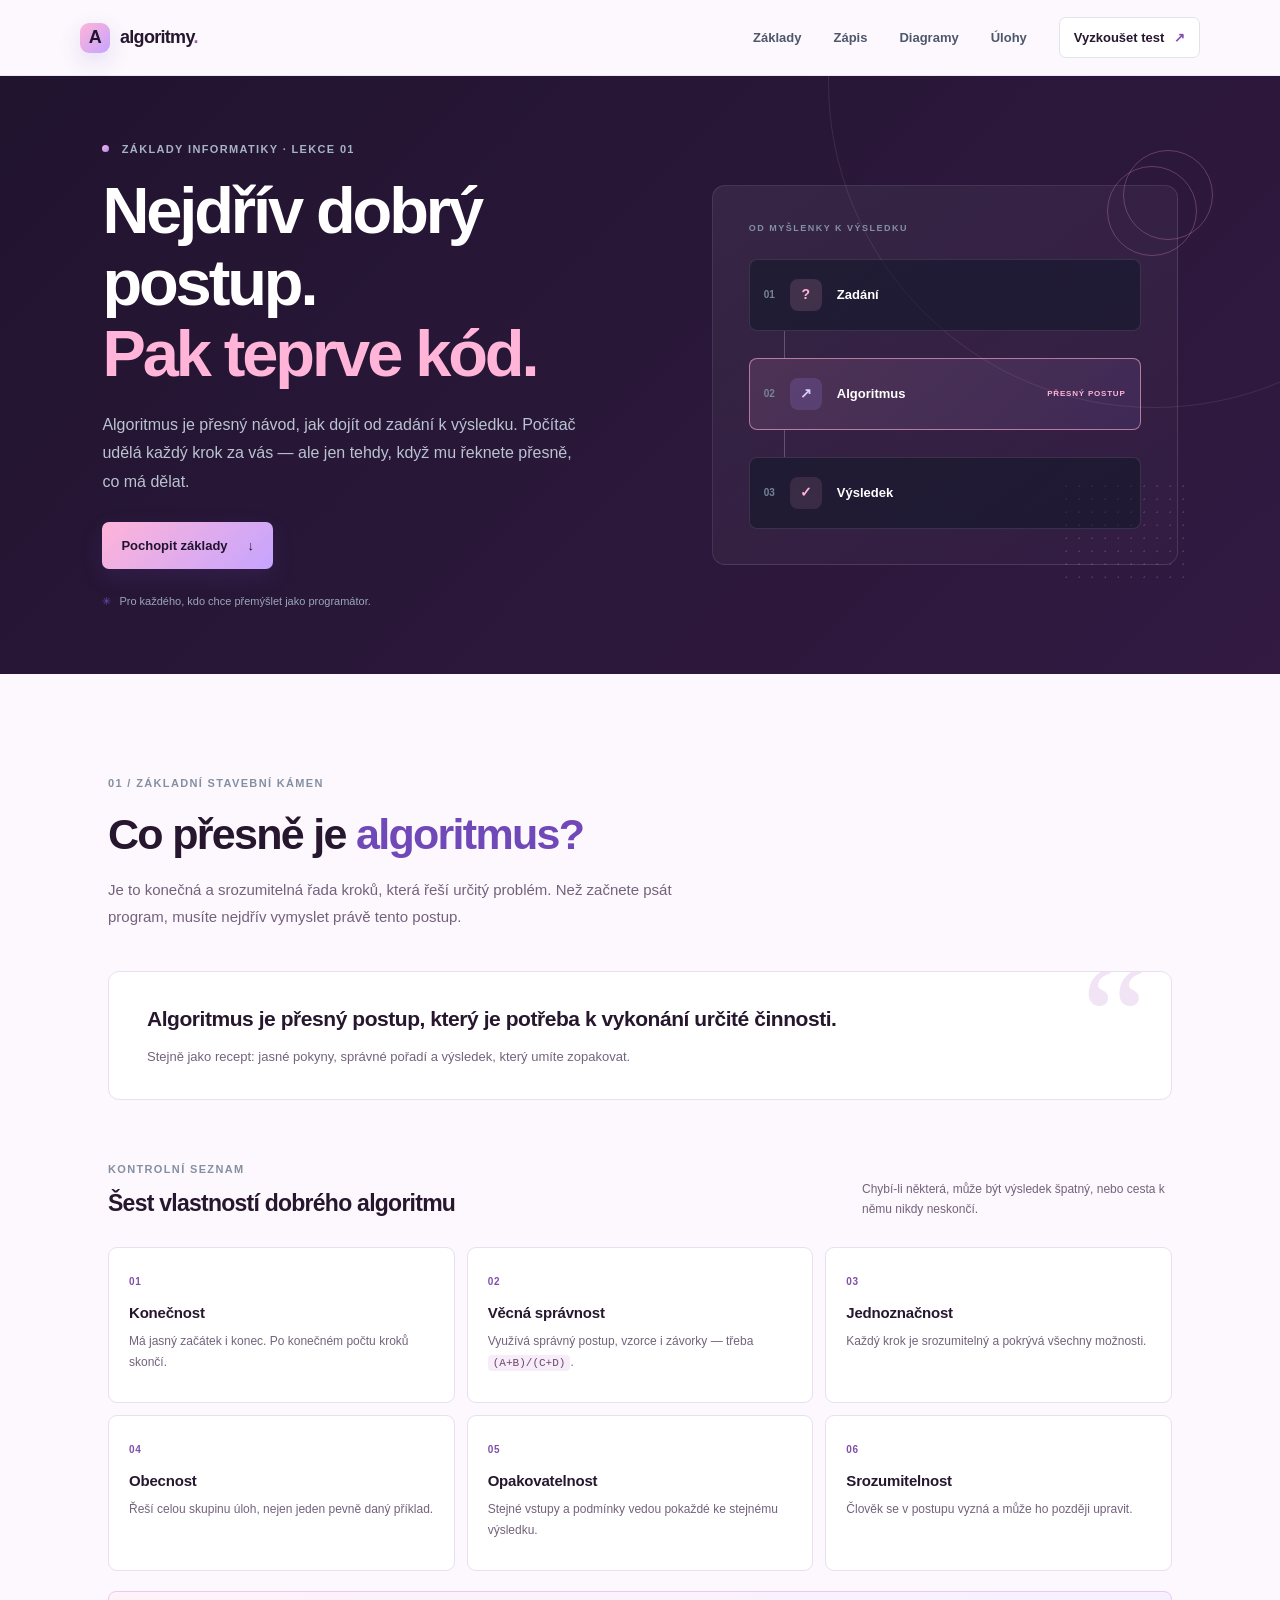
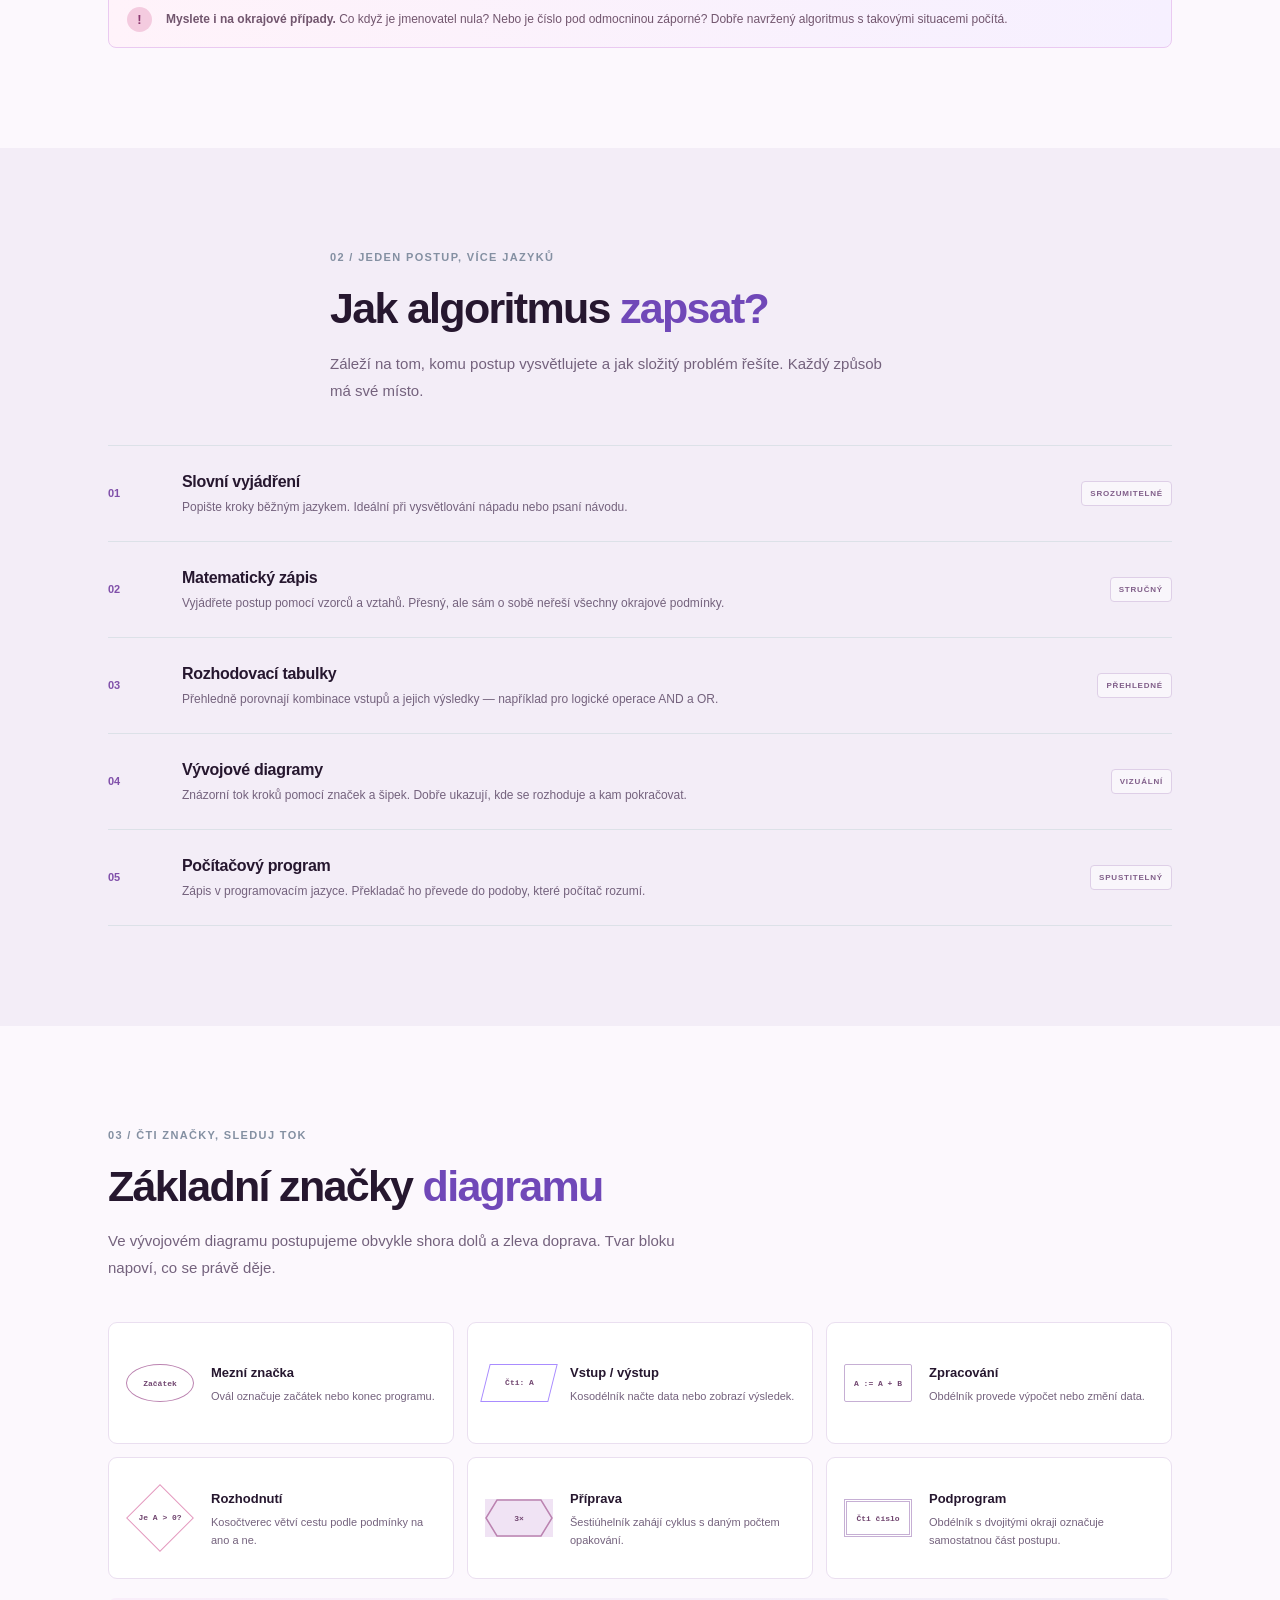
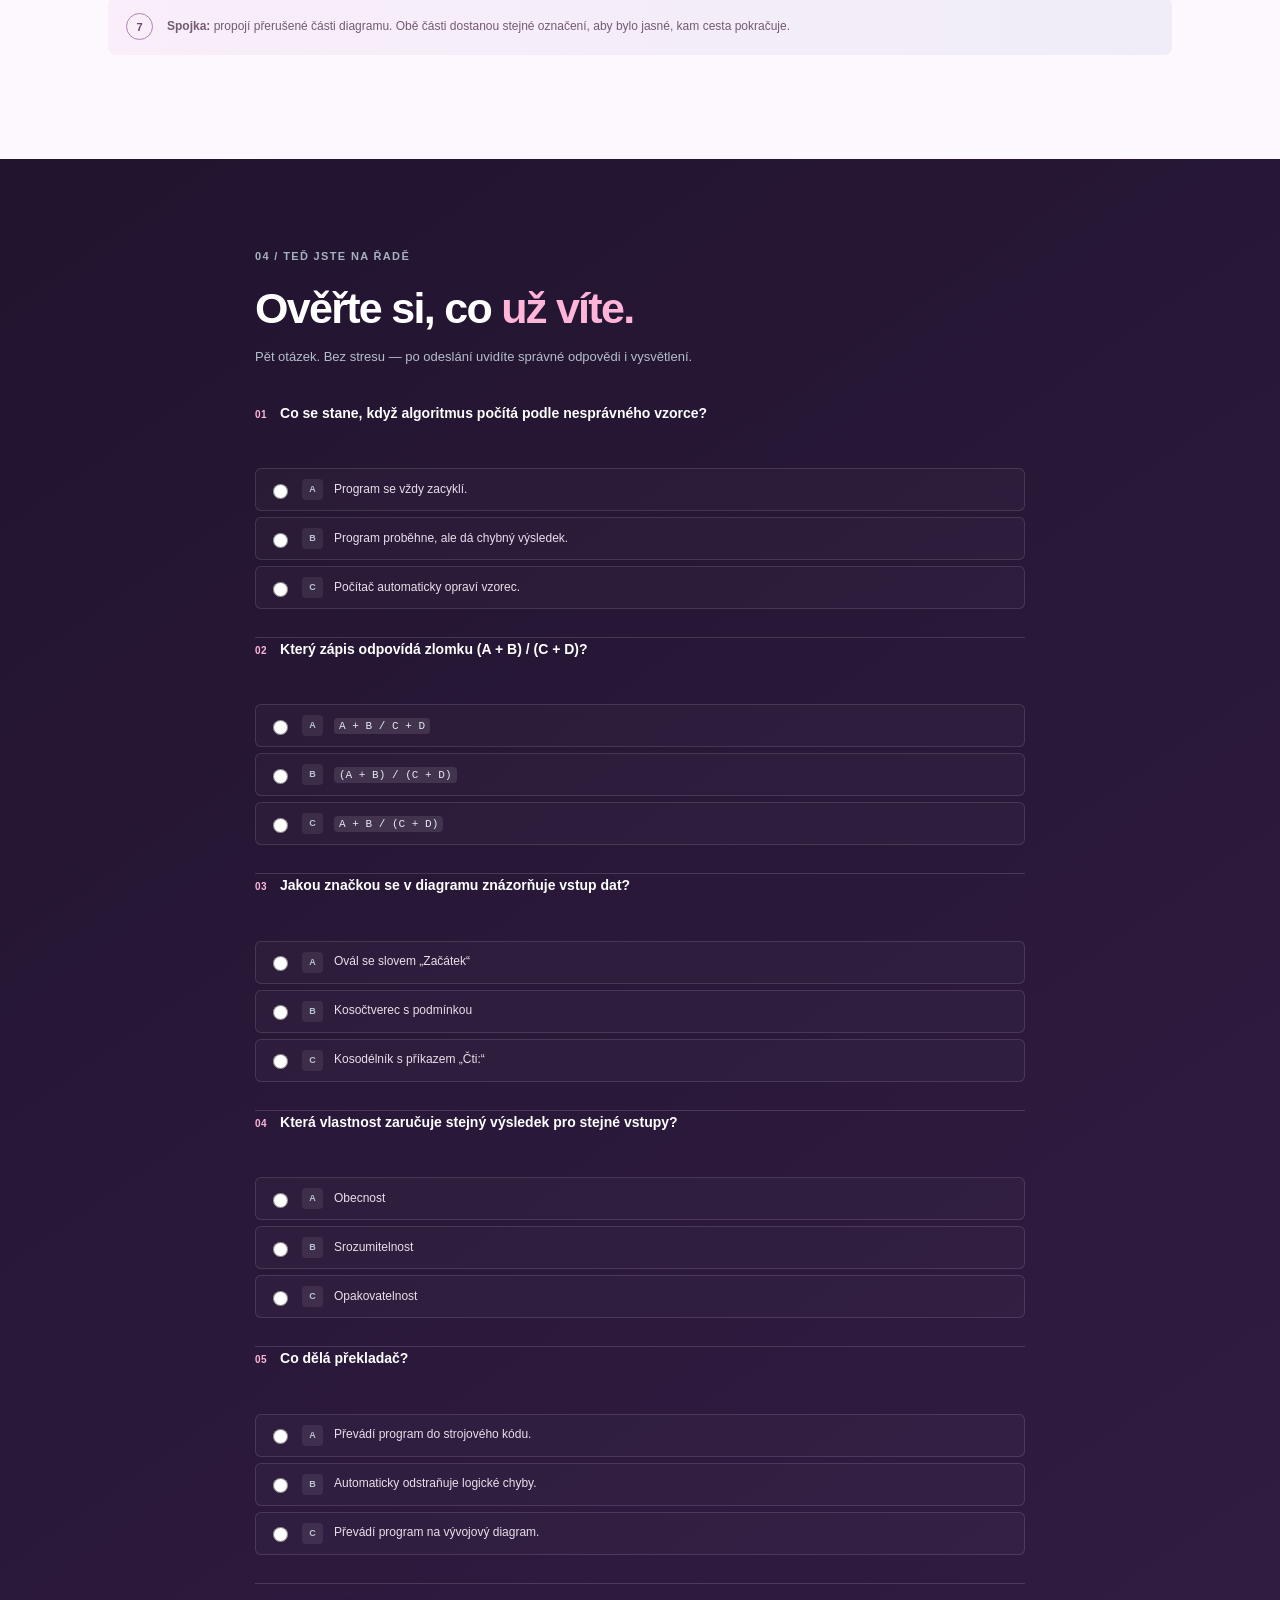
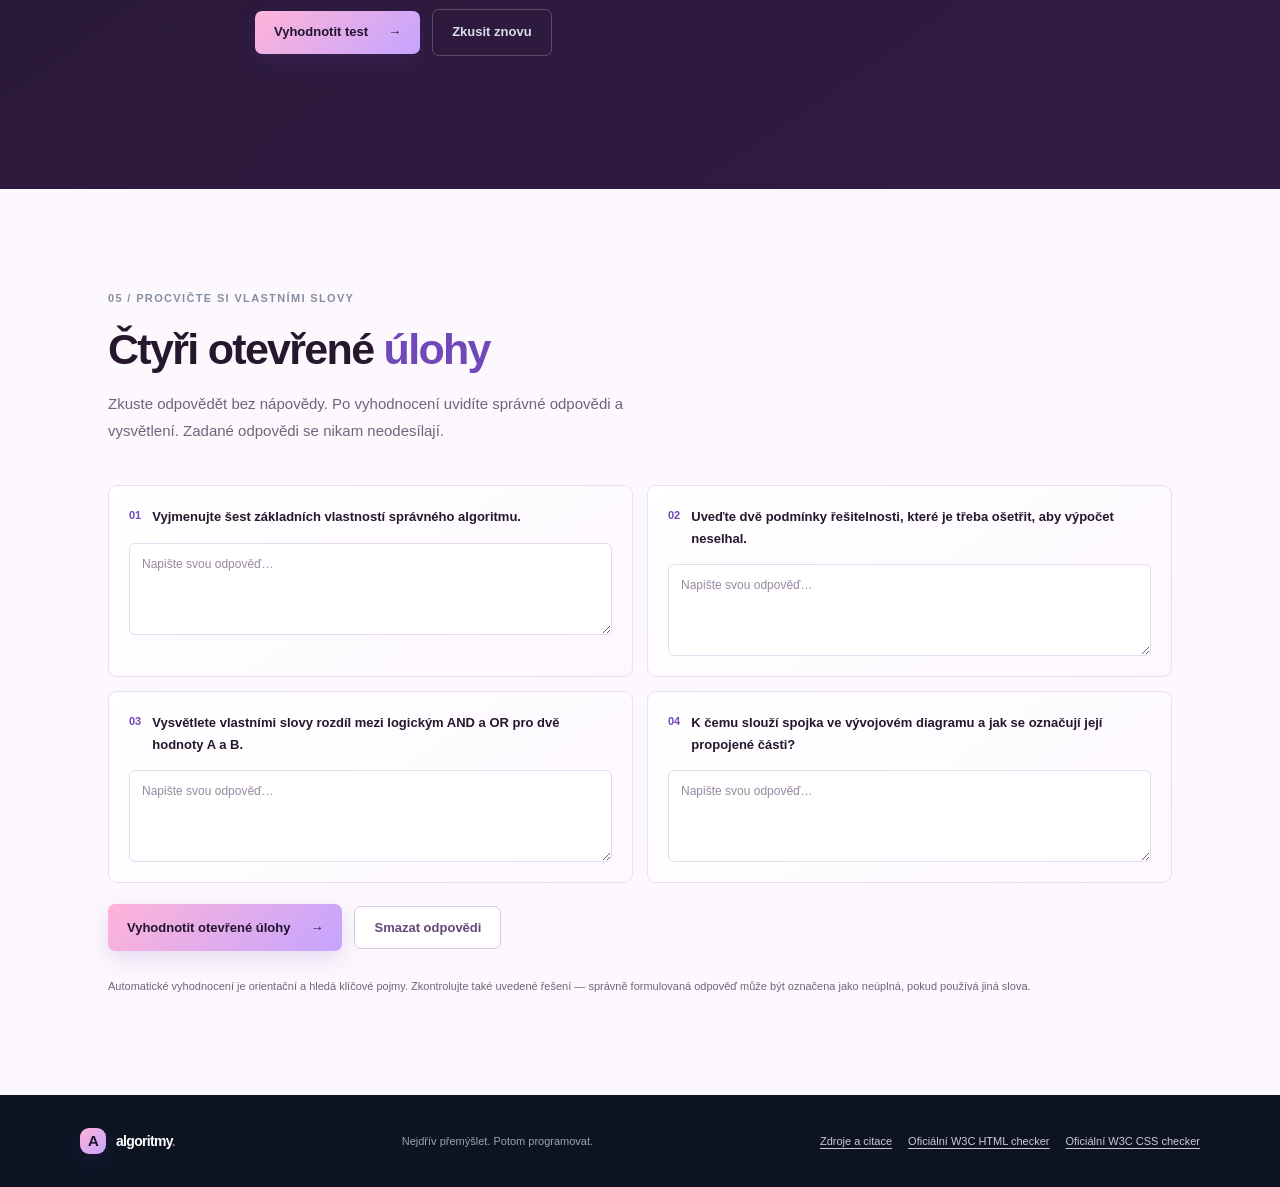
<file: index.html>
<!doctype html>
<html lang="cs">
  <head>
    <meta charset="utf-8">
    <meta name="viewport" content="width=device-width, initial-scale=1">
    <meta name="description" content="Srozumitelný úvod do algoritmů, jejich vlastností, způsobů zápisu a vývojových diagramů. Ověřte si znalosti v krátkém testu.">
    <meta name="theme-color" content="#21142f">
    <title>Algoritmy — jasný postup, správný výsledek</title>
    <link rel="stylesheet" href="style.css">
    <script src="script.js" defer></script>
  </head>
  <body>
    <a class="skip-link" href="#obsah">Přeskočit na obsah</a>
    <header class="site-header">
      <a class="brand" href="#uvod" aria-label="Algoritmy — úvod">
        <span class="brand-mark" aria-hidden="true">A</span>
        <span>algoritmy<span class="brand-period">.</span></span>
      </a>
      <nav aria-label="Hlavní navigace">
        <a href="#zaklady">Základy</a>
        <a href="#zapis">Zápis</a>
        <a href="#diagramy">Diagramy</a>
        <a href="#otevrene-ulohy">Úlohy</a>
        <a class="nav-cta" href="#test">Vyzkoušet test <span aria-hidden="true">↗</span></a>
      </nav>
    </header>

    <main id="obsah">
      <section class="hero" id="uvod" aria-labelledby="hero-title">
        <div class="hero-copy">
          <p class="eyebrow"><span class="eyebrow-dot"></span> ZÁKLADY INFORMATIKY · LEKCE 01</p>
          <h1 id="hero-title">Nejdřív dobrý postup.<br><span>Pak teprve kód.</span></h1>
          <p class="hero-text">Algoritmus je přesný návod, jak dojít od zadání k výsledku. Počítač udělá každý krok za vás — ale jen tehdy, když mu řeknete přesně, co má dělat.</p>
          <a class="button button-primary" href="#zaklady">Pochopit základy <span aria-hidden="true">↓</span></a>
          <p class="hero-note"><span aria-hidden="true">✳</span> Pro každého, kdo chce přemýšlet jako programátor.</p>
        </div>
        <div class="hero-visual" role="img" aria-label="Ilustrace postupu od zadání přes algoritmus k výsledku">
          <div class="visual-caption">OD MYŠLENKY K VÝSLEDKU</div>
          <div class="flow-step"><span class="step-number">01</span><span class="step-icon step-input" aria-hidden="true">?</span><span class="step-label">Zadání</span></div>
          <div class="flow-connector" aria-hidden="true"><span></span></div>
          <div class="flow-step flow-step-active"><span class="step-number">02</span><span class="step-icon step-process" aria-hidden="true">↗</span><span class="step-label">Algoritmus</span><span class="step-badge">PŘESNÝ POSTUP</span></div>
          <div class="flow-connector" aria-hidden="true"><span></span></div>
          <div class="flow-step"><span class="step-number">03</span><span class="step-icon step-output" aria-hidden="true">✓</span><span class="step-label">Výsledek</span></div>
          <div class="visual-grid" aria-hidden="true"></div>
          <span class="visual-orbit orbit-one" aria-hidden="true"></span>
          <span class="visual-orbit orbit-two" aria-hidden="true"></span>
        </div>
      </section>

      <section class="section basics" id="zaklady" aria-labelledby="basics-title">
        <div class="section-heading">
          <p class="eyebrow">01 / ZÁKLADNÍ STAVEBNÍ KÁMEN</p>
          <h2 id="basics-title">Co přesně je <span>algoritmus?</span></h2>
          <p class="section-intro">Je to konečná a srozumitelná řada kroků, která řeší určitý problém. Než začnete psát program, musíte nejdřív vymyslet právě tento postup.</p>
        </div>
        <div class="definition-card">
          <span class="definition-mark" aria-hidden="true">“</span>
          <blockquote>Algoritmus je přesný postup, který je potřeba k vykonání určité činnosti.</blockquote>
          <p>Stejně jako recept: jasné pokyny, správné pořadí a výsledek, který umíte zopakovat.</p>
        </div>
        <div class="qualities-heading">
          <div><p class="eyebrow">KONTROLNÍ SEZNAM</p><h3>Šest vlastností dobrého algoritmu</h3></div>
          <p>Chybí-li některá, může být výsledek špatný, nebo cesta k němu nikdy neskončí.</p>
        </div>
        <div class="qualities-grid">
          <article class="quality-card"><span class="quality-number">01</span><h4>Konečnost</h4><p>Má jasný začátek i konec. Po konečném počtu kroků skončí.</p></article>
          <article class="quality-card"><span class="quality-number">02</span><h4>Věcná správnost</h4><p>Využívá správný postup, vzorce i závorky — třeba <code>(A+B)/(C+D)</code>.</p></article>
          <article class="quality-card"><span class="quality-number">03</span><h4>Jednoznačnost</h4><p>Každý krok je srozumitelný a pokrývá všechny možnosti.</p></article>
          <article class="quality-card"><span class="quality-number">04</span><h4>Obecnost</h4><p>Řeší celou skupinu úloh, nejen jeden pevně daný příklad.</p></article>
          <article class="quality-card"><span class="quality-number">05</span><h4>Opakovatelnost</h4><p>Stejné vstupy a podmínky vedou pokaždé ke stejnému výsledku.</p></article>
          <article class="quality-card"><span class="quality-number">06</span><h4>Srozumitelnost</h4><p>Člověk se v postupu vyzná a může ho později upravit.</p></article>
        </div>
        <aside class="notice"><span class="notice-icon" aria-hidden="true">!</span><p><strong>Myslete i na okrajové případy.</strong> Co když je jmenovatel nula? Nebo je číslo pod odmocninou záporné? Dobře navržený algoritmus s takovými situacemi počítá.</p></aside>
      </section>

      <section class="section writing" id="zapis" aria-labelledby="writing-title">
        <div class="section-heading">
          <p class="eyebrow">02 / JEDEN POSTUP, VÍCE JAZYKŮ</p>
          <h2 id="writing-title">Jak algoritmus <span>zapsat?</span></h2>
          <p class="section-intro">Záleží na tom, komu postup vysvětlujete a jak složitý problém řešíte. Každý způsob má své místo.</p>
        </div>
        <div class="writing-list">
          <article class="writing-item"><span class="writing-index">01</span><div><h3>Slovní vyjádření</h3><p>Popište kroky běžným jazykem. Ideální při vysvětlování nápadu nebo psaní návodu.</p></div><span class="writing-tag">SROZUMITELNÉ</span></article>
          <article class="writing-item"><span class="writing-index">02</span><div><h3>Matematický zápis</h3><p>Vyjádřete postup pomocí vzorců a vztahů. Přesný, ale sám o sobě neřeší všechny okrajové podmínky.</p></div><span class="writing-tag">STRUČNÝ</span></article>
          <article class="writing-item"><span class="writing-index">03</span><div><h3>Rozhodovací tabulky</h3><p>Přehledně porovnají kombinace vstupů a jejich výsledky — například pro logické operace AND a OR.</p></div><span class="writing-tag">PŘEHLEDNÉ</span></article>
          <article class="writing-item"><span class="writing-index">04</span><div><h3>Vývojové diagramy</h3><p>Znázorní tok kroků pomocí značek a šipek. Dobře ukazují, kde se rozhoduje a kam pokračovat.</p></div><span class="writing-tag">VIZUÁLNÍ</span></article>
          <article class="writing-item"><span class="writing-index">05</span><div><h3>Počítačový program</h3><p>Zápis v programovacím jazyce. Překladač ho převede do podoby, které počítač rozumí.</p></div><span class="writing-tag">SPUSTITELNÝ</span></article>
        </div>
      </section>

      <section class="section diagrams" id="diagramy" aria-labelledby="diagrams-title">
        <div class="section-heading">
          <p class="eyebrow">03 / ČTI ZNAČKY, SLEDUJ TOK</p>
          <h2 id="diagrams-title">Základní značky <span>diagramu</span></h2>
          <p class="section-intro">Ve vývojovém diagramu postupujeme obvykle shora dolů a zleva doprava. Tvar bloku napoví, co se právě děje.</p>
        </div>
        <div class="diagram-grid">
          <article class="diagram-card"><span class="diagram-shape shape-terminal" aria-hidden="true">Začátek</span><div><h3>Mezní značka</h3><p>Ovál označuje začátek nebo konec programu.</p></div></article>
          <article class="diagram-card"><span class="diagram-shape shape-io" aria-hidden="true"><span>Čti: A</span></span><div><h3>Vstup / výstup</h3><p>Kosodélník načte data nebo zobrazí výsledek.</p></div></article>
          <article class="diagram-card"><span class="diagram-shape shape-process" aria-hidden="true">A := A + B</span><div><h3>Zpracování</h3><p>Obdélník provede výpočet nebo změní data.</p></div></article>
          <article class="diagram-card"><span class="diagram-shape shape-decision" aria-hidden="true"><span>Je A &gt; 0?</span></span><div><h3>Rozhodnutí</h3><p>Kosočtverec větví cestu podle podmínky na ano a ne.</p></div></article>
          <article class="diagram-card"><span class="diagram-shape shape-loop" aria-hidden="true"><svg viewBox="0 0 68 38" focusable="false"><polygon points="12,1 56,1 67,19 56,37 12,37 1,19" fill="#f0e3f4" stroke="#bb83b0" stroke-width="1.5"/></svg><span>3×</span></span><div><h3>Příprava</h3><p>Šestiúhelník zahájí cyklus s daným počtem opakování.</p></div></article>
          <article class="diagram-card"><span class="diagram-shape shape-subroutine" aria-hidden="true">Čti číslo</span><div><h3>Podprogram</h3><p>Obdélník s dvojitými okraji označuje samostatnou část postupu.</p></div></article>
        </div>
        <div class="connector-note"><span class="connector-symbol" aria-hidden="true">7</span><p><strong>Spojka:</strong> propojí přerušené části diagramu. Obě části dostanou stejné označení, aby bylo jasné, kam cesta pokračuje.</p></div>
      </section>

      <section class="quiz-section" id="test" aria-labelledby="quiz-title">
        <div class="quiz-inner">
          <div class="quiz-heading">
            <p class="eyebrow">04 / TEĎ JSTE NA ŘADĚ</p>
            <h2 id="quiz-title">Ověřte si, co <span>už víte.</span></h2>
            <p>Pět otázek. Bez stresu — po odeslání uvidíte správné odpovědi i vysvětlení.</p>
          </div>
          <form id="quiz-form">
            <fieldset class="quiz-question" data-question="0">
              <legend><span class="question-number">01</span> Co se stane, když algoritmus počítá podle nesprávného vzorce?</legend>
              <label class="quiz-option"><input type="radio" name="q0" value="a"><span class="option-letter">A</span><span>Program se vždy zacyklí.</span></label>
              <label class="quiz-option"><input type="radio" name="q0" value="b"><span class="option-letter">B</span><span>Program proběhne, ale dá chybný výsledek.</span></label>
              <label class="quiz-option"><input type="radio" name="q0" value="c"><span class="option-letter">C</span><span>Počítač automaticky opraví vzorec.</span></label>
              <p class="answer-feedback" aria-live="polite"></p>
            </fieldset>
            <fieldset class="quiz-question" data-question="1">
              <legend><span class="question-number">02</span> Který zápis odpovídá zlomku (A + B) / (C + D)?</legend>
              <label class="quiz-option"><input type="radio" name="q1" value="a"><span class="option-letter">A</span><span><code>A + B / C + D</code></span></label>
              <label class="quiz-option"><input type="radio" name="q1" value="b"><span class="option-letter">B</span><span><code>(A + B) / (C + D)</code></span></label>
              <label class="quiz-option"><input type="radio" name="q1" value="c"><span class="option-letter">C</span><span><code>A + B / (C + D)</code></span></label>
              <p class="answer-feedback" aria-live="polite"></p>
            </fieldset>
            <fieldset class="quiz-question" data-question="2">
              <legend><span class="question-number">03</span> Jakou značkou se v diagramu znázorňuje vstup dat?</legend>
              <label class="quiz-option"><input type="radio" name="q2" value="a"><span class="option-letter">A</span><span>Ovál se slovem „Začátek“</span></label>
              <label class="quiz-option"><input type="radio" name="q2" value="b"><span class="option-letter">B</span><span>Kosočtverec s podmínkou</span></label>
              <label class="quiz-option"><input type="radio" name="q2" value="c"><span class="option-letter">C</span><span>Kosodélník s příkazem „Čti:“</span></label>
              <p class="answer-feedback" aria-live="polite"></p>
            </fieldset>
            <fieldset class="quiz-question" data-question="3">
              <legend><span class="question-number">04</span> Která vlastnost zaručuje stejný výsledek pro stejné vstupy?</legend>
              <label class="quiz-option"><input type="radio" name="q3" value="a"><span class="option-letter">A</span><span>Obecnost</span></label>
              <label class="quiz-option"><input type="radio" name="q3" value="b"><span class="option-letter">B</span><span>Srozumitelnost</span></label>
              <label class="quiz-option"><input type="radio" name="q3" value="c"><span class="option-letter">C</span><span>Opakovatelnost</span></label>
              <p class="answer-feedback" aria-live="polite"></p>
            </fieldset>
            <fieldset class="quiz-question" data-question="4">
              <legend><span class="question-number">05</span> Co dělá překladač?</legend>
              <label class="quiz-option"><input type="radio" name="q4" value="a"><span class="option-letter">A</span><span>Převádí program do strojového kódu.</span></label>
              <label class="quiz-option"><input type="radio" name="q4" value="b"><span class="option-letter">B</span><span>Automaticky odstraňuje logické chyby.</span></label>
              <label class="quiz-option"><input type="radio" name="q4" value="c"><span class="option-letter">C</span><span>Převádí program na vývojový diagram.</span></label>
              <p class="answer-feedback" aria-live="polite"></p>
            </fieldset>
            <div class="quiz-actions">
              <button class="button button-primary" type="submit">Vyhodnotit test <span aria-hidden="true">→</span></button>
              <button class="button button-secondary" type="reset">Zkusit znovu</button>
              <p class="quiz-result" id="quiz-result" role="status" aria-live="polite"></p>
            </div>
          </form>
        </div>
      </section>

      <section class="section open-tasks" id="otevrene-ulohy" aria-labelledby="open-tasks-title">
        <div class="section-heading">
          <p class="eyebrow">05 / PROCVIČTE SI VLASTNÍMI SLOVY</p>
          <h2 id="open-tasks-title">Čtyři otevřené <span>úlohy</span></h2>
          <p class="section-intro">Zkuste odpovědět bez nápovědy. Po vyhodnocení uvidíte správné odpovědi a vysvětlení. Zadané odpovědi se nikam neodesílají.</p>
        </div>
        <form id="open-task-form">
          <div class="open-task-list">
            <div class="open-task-card" data-open-task="0">
              <label for="open-answer-1"><span class="open-task-number">01</span><span class="open-task-prompt">Vyjmenujte šest základních vlastností správného algoritmu.</span></label>
              <textarea id="open-answer-1" name="open-answer-1" rows="3" placeholder="Napište svou odpověď…"></textarea>
              <p class="open-task-feedback" aria-live="polite"></p>
            </div>
            <div class="open-task-card" data-open-task="1">
              <label for="open-answer-2"><span class="open-task-number">02</span><span class="open-task-prompt">Uveďte dvě podmínky řešitelnosti, které je třeba ošetřit, aby výpočet neselhal.</span></label>
              <textarea id="open-answer-2" name="open-answer-2" rows="3" placeholder="Napište svou odpověď…"></textarea>
              <p class="open-task-feedback" aria-live="polite"></p>
            </div>
            <div class="open-task-card" data-open-task="2">
              <label for="open-answer-3"><span class="open-task-number">03</span><span class="open-task-prompt">Vysvětlete vlastními slovy rozdíl mezi logickým AND a OR pro dvě hodnoty A a B.</span></label>
              <textarea id="open-answer-3" name="open-answer-3" rows="3" placeholder="Napište svou odpověď…"></textarea>
              <p class="open-task-feedback" aria-live="polite"></p>
            </div>
            <div class="open-task-card" data-open-task="3">
              <label for="open-answer-4"><span class="open-task-number">04</span><span class="open-task-prompt">K čemu slouží spojka ve vývojovém diagramu a jak se označují její propojené části?</span></label>
              <textarea id="open-answer-4" name="open-answer-4" rows="3" placeholder="Napište svou odpověď…"></textarea>
              <p class="open-task-feedback" aria-live="polite"></p>
            </div>
          </div>
          <div class="open-task-actions">
            <button class="button button-primary" type="submit">Vyhodnotit otevřené úlohy <span aria-hidden="true">→</span></button>
            <button class="button open-task-reset" type="reset">Smazat odpovědi</button>
            <p class="open-task-result" id="open-task-result" role="status" aria-live="polite"></p>
                  <p class="open-task-note">Automatické vyhodnocení je orientační a hledá klíčové pojmy. Zkontrolujte také uvedené řešení — správně formulovaná odpověď může být označena jako neúplná, pokud používá jiná slova.</p>
          </div>
        </form>
      </section>
    </main>

    <footer class="site-footer">
      <a class="brand footer-brand" href="#uvod"><span class="brand-mark" aria-hidden="true">A</span><span>algoritmy<span class="brand-period">.</span></span></a>
      <p>Nejdřív přemýšlet. Potom programovat.</p>
      <nav class="footer-links" aria-label="Zdroje a validace">
        <a href="https://github.com/Dhrickova/algoritmy/blob/main/citace.md" target="_blank" rel="noopener noreferrer">Zdroje a citace</a>
        <a href="validace-html.html">Oficiální W3C HTML checker</a>
        <a href="validace-css.html">Oficiální W3C CSS checker</a>
      </nav>
    </footer>
  </body>
</html>
</file>
<file: style.css>
:root {
  color-scheme: light;
  --ink: #26172f;
  --muted: #74627d;
  --paper: #fcf8fd;
  --white: #fff;
  --navy: #21142f;
  --pink: #f5a3ca;
  --pink-bright: #ffb4d8;
  --violet: #a98cff;
  --violet-deep: #7048b8;
  --line: #e4e8ef;
  --content: 1120px;
}

* { box-sizing: border-box; }
html { scroll-behavior: smooth; scroll-padding-top: 88px; }
body { margin: 0; background: var(--paper); color: var(--ink); font-family: Aptos, "Segoe UI", sans-serif; font-size: 16px; line-height: 1.65; }
h1, h2, h3, .brand { font-family: "Trebuchet MS", Aptos, "Segoe UI", sans-serif; }
a { color: inherit; }
button, input { font: inherit; }
::selection { background: var(--pink-bright); color: var(--navy); }
:focus-visible { outline: 3px solid var(--violet); outline-offset: 4px; }
.skip-link { position: fixed; z-index: 20; top: 10px; left: 10px; padding: 10px 16px; transform: translateY(-160%); background: var(--white); color: var(--ink); }
.skip-link:focus { transform: translateY(0); }
.site-header { position: sticky; z-index: 10; top: 0; display: flex; height: 76px; align-items: center; justify-content: space-between; padding: 0 max(6vw, calc((100vw - var(--content)) / 2)); border-bottom: 1px solid rgba(228,232,239,.8); background: rgba(247,248,251,.94); backdrop-filter: blur(12px); }
.brand { display: inline-flex; align-items: center; gap: 10px; color: var(--ink); font-size: 18px; font-weight: 780; letter-spacing: -.7px; text-decoration: none; }
.brand-mark { display: grid; width: 30px; height: 30px; place-items: center; border-radius: 9px; background: linear-gradient(135deg, var(--pink-bright), var(--violet)); color: var(--navy); font-size: 18px; font-weight: 900; }
.brand-period { color: var(--violet-deep); }
.site-header nav { display: flex; align-items: center; gap: 32px; }
.site-header nav a { color: #4d586c; font-size: 13px; font-weight: 630; text-decoration: none; }
.site-header nav a:hover, .site-footer a:hover { color: var(--violet-deep); }
.site-header nav .nav-cta { padding: 9px 14px; border: 1px solid #dfe4eb; border-radius: 7px; background: var(--white); color: var(--ink); }
.nav-cta span { padding-left: 6px; color: var(--violet-deep); }
.hero { position: relative; display: grid; min-height: 558px; grid-template-columns: 1fr .83fr; align-items: center; gap: 48px; overflow: hidden; padding: 64px max(8vw, calc((100vw - var(--content)) / 2)); background: var(--navy); color: var(--white); }
.hero::before { position: absolute; top: -320px; right: -200px; width: 650px; height: 650px; border: 1px solid rgba(245,163,202,.12); border-radius: 50%; content: ""; }
.hero-copy, .hero-visual { position: relative; z-index: 1; }
.eyebrow { margin: 0 0 17px; color: #8490a2; font-size: 11px; font-weight: 780; letter-spacing: 1.35px; }
.hero .eyebrow { color: #a7b3c5; }
.eyebrow-dot { display: inline-block; width: 7px; height: 7px; margin-right: 8px; border-radius: 50%; background: linear-gradient(135deg, var(--pink-bright), var(--violet)); vertical-align: 1px; }
.hero h1 { margin: 0; font-size: clamp(42px, 5.2vw, 65px); font-weight: 760; letter-spacing: -3.1px; line-height: 1.1; }
.hero h1 span, .section-heading h2 span, .quiz-heading h2 span { color: var(--pink-bright); }
.hero-text { max-width: 485px; margin: 21px 0 25px; color: #bac3d1; font-size: 16px; line-height: 1.8; }
.button { display: inline-flex; min-height: 47px; align-items: center; justify-content: center; gap: 20px; padding: 0 19px; border: 0; border-radius: 7px; cursor: pointer; font-size: 13px; font-weight: 750; text-decoration: none; transition: transform .18s ease, background .18s ease; }
.button:hover { transform: translateY(-2px); }
.button-primary { background: linear-gradient(135deg, var(--pink-bright), #c5a4ff); color: var(--navy); box-shadow: 0 8px 22px rgba(112,72,184,.16); }
.button-primary:hover { background: linear-gradient(135deg, #ffc1e2, #d1bcff); }
.hero-note { margin: 23px 0 0; color: #9aa7ba; font-size: 11px; }
.hero-note span { padding-right: 5px; color: var(--pink-bright); }
.hero-visual { min-height: 378px; padding: 35px 36px; border: 1px solid rgba(255,255,255,.1); border-radius: 13px; background: linear-gradient(145deg, rgba(255,255,255,.065), rgba(255,255,255,.015)); }
.visual-caption { margin-bottom: 23px; color: #8390a3; font-size: 9px; font-weight: 760; letter-spacing: 1.5px; }
.flow-step { position: relative; display: flex; height: 72px; align-items: center; gap: 15px; padding: 0 14px; border: 1px solid rgba(255,255,255,.11); border-radius: 8px; background: rgba(12,21,36,.48); }
.flow-step-active { border-color: rgba(245,163,202,.65); background: linear-gradient(135deg, rgba(245,163,202,.13), rgba(169,140,255,.10)); }
.step-number { color: #768398; font-size: 10px; font-weight: 700; }
.step-icon { display: grid; width: 32px; height: 32px; place-items: center; border-radius: 8px; font-size: 14px; font-weight: 800; }
.step-input { background: rgba(245,163,202,.16); color: var(--pink-bright); }
.step-process { background: rgba(169,140,255,.18); color: #d8cdfb; }
.step-output { background: rgba(245,163,202,.12); color: var(--pink-bright); }
.step-label { font-size: 13px; font-weight: 650; }
.step-badge { margin-left: auto; color: var(--pink-bright); font-size: 8px; font-weight: 750; letter-spacing: .8px; }
.flow-connector { height: 27px; padding-left: 35px; }
.flow-connector span { display: block; width: 1px; height: 100%; background: rgba(255,255,255,.23); }
.visual-grid { position: absolute; z-index: -1; right: -13px; bottom: -16px; width: 130px; height: 100px; opacity: .16; background-image: radial-gradient(var(--pink-bright) 1px, transparent 1px); background-size: 13px 13px; }
.visual-orbit { position: absolute; z-index: -1; width: 90px; height: 90px; border: 1px solid rgba(245,163,202,.28); border-radius: 50%; }
.orbit-one { top: -20px; right: -20px; }
.orbit-two { top: -36px; right: -36px; }
.section { max-width: var(--content); margin: 0 auto; padding: 100px 28px; }
.section-heading { max-width: 620px; margin-bottom: 41px; }
.section-heading h2, .quiz-heading h2 { margin: 0; font-size: clamp(31px, 4vw, 43px); font-weight: 750; letter-spacing: -1.7px; line-height: 1.2; }
.section-heading h2 span { color: var(--violet-deep); }
.section-intro { max-width: 575px; margin: 15px 0 0; color: var(--muted); font-size: 15px; line-height: 1.8; }
.definition-card { position: relative; overflow: hidden; padding: 31px 38px; border: 1px solid #e8ebf0; border-radius: 11px; background: var(--white); }
.definition-mark { position: absolute; top: -30px; right: 23px; color: #f0f3e8; font-family: Georgia, serif; font-size: 150px; line-height: 1; }
.definition-card blockquote { position: relative; max-width: 760px; margin: 0; font-size: 21px; font-weight: 650; letter-spacing: -.45px; line-height: 1.55; }
.definition-card p { margin: 11px 0 0; color: var(--muted); font-size: 13px; }
.qualities-heading { display: flex; align-items: end; justify-content: space-between; gap: 24px; margin: 60px 0 24px; }
.qualities-heading .eyebrow { margin-bottom: 7px; }
.qualities-heading h3 { margin: 0; font-size: 23px; letter-spacing: -.75px; }
.qualities-heading > p { max-width: 310px; margin: 0 0 3px; color: var(--muted); font-size: 12px; }
.qualities-grid { display: grid; grid-template-columns: repeat(3, 1fr); gap: 12px; }
.quality-card { min-height: 156px; padding: 19px 20px; border: 1px solid #e8ebf0; border-radius: 9px; background: var(--white); }
.quality-number { color: var(--violet-deep); font-size: 10px; font-weight: 800; letter-spacing: .7px; }
.quality-card h4 { margin: 8px 0 5px; font-size: 15px; letter-spacing: -.2px; }
.quality-card p { margin: 0; color: var(--muted); font-size: 12px; line-height: 1.7; }
code { padding: 2px 5px; border-radius: 4px; background: #f6edf8; color: #70456f; font-family: "Cascadia Code", Consolas, ui-monospace, monospace; font-size: .92em; }
.notice { display: flex; align-items: center; gap: 14px; margin-top: 20px; padding: 15px 18px; border: 1px solid #eacaf1; border-radius: 8px; background: linear-gradient(90deg, #fff3fa, #f6f0ff); }
.notice-icon { display: grid; width: 25px; height: 25px; flex: 0 0 auto; place-items: center; border-radius: 50%; background: #f4cbdf; color: #8c3971; font-size: 13px; font-weight: 800; }
.notice p { margin: 0; color: #72566e; font-size: 12px; }
.writing { max-width: none; padding-right: max(28px, calc((100vw - var(--content)) / 2 + 28px)); padding-left: max(28px, calc((100vw - var(--content)) / 2 + 28px)); background: #f3edf7; }
.writing .section-heading { margin-right: auto; margin-left: auto; }
.writing-list { max-width: 1064px; margin: 0 auto; border-top: 1px solid #dce1e8; }
.writing-item { display: grid; min-height: 96px; grid-template-columns: 54px 1fr auto; align-items: center; gap: 20px; border-bottom: 1px solid #dce1e8; }
.writing-index { color: var(--violet-deep); font-size: 11px; font-weight: 800; }
.writing-item h3 { margin: 0 0 3px; font-size: 16px; letter-spacing: -.3px; }
.writing-item p { max-width: 660px; margin: 0; color: var(--muted); font-size: 12px; }
.writing-tag { padding: 5px 8px; border: 1px solid #decfe7; border-radius: 4px; color: #805e89; background: rgba(255,255,255,.55); font-size: 8px; font-weight: 780; letter-spacing: .8px; }
.diagrams { padding-bottom: 104px; }
.diagram-grid { display: grid; grid-template-columns: repeat(3, 1fr); gap: 13px; }
.diagram-card { display: flex; min-height: 122px; align-items: center; gap: 17px; padding: 17px; border: 1px solid #e8ebf0; border-radius: 9px; background: var(--white); }
.diagram-card h3 { margin: 0 0 4px; font-size: 13px; }
.diagram-card p { margin: 0; color: var(--muted); font-size: 11px; line-height: 1.65; }
.diagram-shape { display: grid; width: 68px; min-width: 68px; height: 38px; place-items: center; color: #70456f; font-family: "Cascadia Code", Consolas, ui-monospace, monospace; font-size: 8px; font-weight: 700; }
.shape-terminal { border: 1.5px solid #bb83b0; border-radius: 50%; }
.shape-io { border: 1.5px solid #a98cff; transform: skew(-14deg); }
.shape-io span { transform: skew(14deg); }
.shape-process { border: 1.5px solid #c6afd4; border-radius: 2px; }
.shape-decision { width: 48px; min-width: 48px; height: 48px; margin: 0 10px; transform: rotate(45deg); border: 1.5px solid #e49abf; }
.shape-decision span { transform: rotate(-45deg); white-space: nowrap; }
.shape-loop { position: relative; }
.shape-loop svg { position: absolute; inset: 0; width: 100%; height: 100%; }
.shape-loop span { position: relative; }
.shape-subroutine { border: 3px double #c6afd4; }
.connector-note { display: flex; max-width: 1064px; align-items: center; gap: 14px; margin: 19px auto 0; padding: 15px 18px; border-radius: 8px; background: linear-gradient(90deg, #f9eefa, #f0edf8); }
.connector-symbol { display: grid; width: 27px; height: 27px; flex: 0 0 auto; place-items: center; border: 1px solid #ad83b1; border-radius: 50%; color: #70456f; font-size: 11px; font-weight: 750; }
.connector-note p { margin: 0; color: #745b72; font-size: 12px; }
.quiz-section { padding: 88px 28px 96px; background: var(--navy); color: var(--white); }
.quiz-inner { max-width: 770px; margin: 0 auto; }
.quiz-heading { margin-bottom: 34px; }
.quiz-heading .eyebrow { color: #a5b1c2; }
.quiz-heading h2 span { color: var(--pink-bright); }
.quiz-heading > p:last-child { margin: 12px 0 0; color: #b4becc; font-size: 13px; }
.quiz-question { min-width: 0; margin: 0; padding: 24px 0 22px; border: 0; border-bottom: 1px solid rgba(255,255,255,.14); }
.quiz-question legend { width: 100%; margin-bottom: 14px; padding: 0; font-size: 14px; font-weight: 650; line-height: 1.6; }
.question-number { display: inline-block; margin-right: 9px; color: var(--pink-bright); font-size: 10px; font-weight: 800; letter-spacing: .5px; }
.quiz-option { display: flex; min-height: 43px; align-items: center; gap: 11px; margin: 6px 0; padding: 7px 12px; border: 1px solid rgba(255,255,255,.12); border-radius: 6px; background: rgba(255,255,255,.025); color: #e9dfea; cursor: pointer; font-size: 12px; transition: border-color .16s ease, background .16s ease; }
.quiz-option:hover { border-color: rgba(245,163,202,.55); background: rgba(245,163,202,.06); }
.quiz-option:has(input:checked) { border-color: rgba(245,163,202,.75); background: linear-gradient(90deg, rgba(245,163,202,.10), rgba(169,140,255,.08)); }
.quiz-option input { width: 15px; height: 15px; accent-color: #cf91bd; }
.option-letter { display: grid; width: 21px; height: 21px; flex: 0 0 auto; place-items: center; border-radius: 4px; background: rgba(255,255,255,.08); color: #b9c3d1; font-size: 9px; font-weight: 750; }
.quiz-option code { background: rgba(255,255,255,.1); color: #e3e9f1; }
.answer-feedback { display: none; margin: 10px 0 0; color: var(--pink-bright); font-size: 11px; }
.quiz-question.is-correct .answer-feedback, .quiz-question.is-incorrect .answer-feedback { display: block; }
.quiz-question.is-incorrect .answer-feedback { color: #ffb09a; }
.quiz-question.is-correct .quiz-option:has(input:checked) { border-color: rgba(245,163,202,.8); }
.quiz-question.is-incorrect .quiz-option:has(input:checked) { border-color: rgba(255,128,91,.7); }
.quiz-actions { display: flex; flex-wrap: wrap; align-items: center; gap: 12px; padding-top: 25px; }
.quiz-actions .button-primary { min-height: 43px; }
.button-secondary { border: 1px solid rgba(255,255,255,.22); background: transparent; color: #d6deea; }
.button-secondary:hover { background: rgba(255,255,255,.08); }
.quiz-result { flex-basis: 100%; min-height: 24px; margin: 1px 0 0; color: var(--pink-bright); font-size: 14px; font-weight: 720; }
.site-footer { display: flex; min-height: 92px; align-items: center; justify-content: space-between; gap: 20px; padding: 18px max(6vw, calc((100vw - var(--content)) / 2)); background: #0c1422; color: #a5afbd; }
.footer-brand { color: var(--white); font-size: 14px; }
.footer-brand .brand-mark { width: 26px; height: 26px; font-size: 15px; }
.site-footer p, .site-footer > a:last-child { margin: 0; color: #98a4b4; font-size: 11px; }
.site-footer > a:last-child { text-underline-offset: 3px; }
.footer-links { display: flex; flex-wrap: wrap; gap: 16px; }
.footer-links a { color: #d3c3de; font-size: 11px; text-underline-offset: 3px; }

@media (max-width: 760px) {
  .site-header { height: 66px; padding: 0 20px; }
  .site-header nav { gap: 17px; }
  .site-header nav a { font-size: 11px; }
  .site-header nav a:nth-child(2), .site-header nav a:nth-child(3) { display: none; }
  .hero { min-height: auto; grid-template-columns: 1fr; gap: 38px; padding: 75px 28px 58px; }
  .hero h1 { font-size: clamp(43px, 9vw, 61px); }
  .hero-visual { width: min(100%, 460px); min-height: 350px; justify-self: center; padding: 29px; }
  .section { padding: 76px 24px; }
  .qualities-grid { grid-template-columns: repeat(2, 1fr); }
  .writing { padding-right: 24px; padding-left: 24px; }
  .writing-item { grid-template-columns: 34px 1fr; gap: 13px; padding: 15px 0; }
  .writing-tag { display: none; }
  .diagram-grid { grid-template-columns: repeat(2, 1fr); }
  .quiz-section { padding: 72px 24px; }
}
@media (max-width: 480px) {
  .brand { font-size: 16px; }
  .site-header nav { gap: 10px; }
  .site-header nav .nav-cta { padding: 8px 10px; font-size: 10px; }
  .hero { padding: 60px 21px 45px; }
  .hero h1 { letter-spacing: -2px; }
  .hero-text { font-size: 14px; }
  .hero-visual { min-height: 325px; padding: 23px 19px; }
  .step-badge { font-size: 7px; }
  .section { padding: 65px 19px; }
  .section-heading h2, .quiz-heading h2 { letter-spacing: -1.15px; }
  .definition-card { padding: 24px 22px; }
  .definition-card blockquote { font-size: 18px; }
  .qualities-heading { display: block; margin-top: 44px; }
  .qualities-heading > p { margin-top: 10px; }
  .qualities-grid { gap: 9px; }
  .quality-card { min-height: 170px; padding: 15px 13px; }
  .quality-card p { font-size: 11px; }
  .notice { align-items: flex-start; }
  .writing { padding-right: 19px; padding-left: 19px; }
  .writing-item { grid-template-columns: 28px 1fr; gap: 10px; }
  .writing-item p { font-size: 11px; }
  .diagram-grid { grid-template-columns: 1fr; }
  .diagram-card { min-height: 104px; }
  .connector-note { align-items: flex-start; }
  .quiz-section { padding: 66px 19px; }
  .quiz-question legend { font-size: 13px; }
  .quiz-option { font-size: 11px; }
  .site-footer { flex-wrap: wrap; justify-content: flex-start; padding: 20px; }
  .site-footer p { width: calc(100% - 150px); }
}
@media (prefers-reduced-motion: reduce) {
  *, *::before, *::after { scroll-behavior: auto !important; transition-duration: .01ms !important; }
}

/* Pink-violet visual theme */
:root {
  --ink: #26172f;
  --muted: #74627d;
  --paper: #fcf8fd;
  --navy: #21142f;
  --pink: #f5a3ca;
  --pink-bright: #ffb4d8;
  --violet: #a98cff;
  --violet-deep: #7048b8;
}

body {
  background: var(--paper);
  color: var(--ink);
  font-family: Aptos, "Segoe UI", sans-serif;
}

h1, h2, h3, .brand {
  font-family: "Trebuchet MS", Aptos, "Segoe UI", sans-serif;
}

::selection { background: var(--pink-bright); color: var(--navy); }
:focus-visible { outline: 3px solid var(--violet); outline-offset: 4px; }

.site-header {
  border-bottom-color: rgba(169,140,255,.16);
  background: rgba(252,248,253,.94);
}
.brand-period,
.site-header nav a:hover,
.site-footer a:hover,
.nav-cta span,
.eyebrow-dot,
.hero-note span,
.quality-number,
.writing-index,
.question-number,
.quiz-result {
  color: var(--violet-deep);
}
.brand-mark,
.button-primary {
  background: linear-gradient(135deg, var(--pink-bright), #c5a4ff);
  color: var(--navy);
  box-shadow: 0 8px 22px rgba(112,72,184,.16);
}
.button-primary:hover { background: linear-gradient(135deg, #ffc1e2, #d1bcff); }
.brand-period { color: #9a5fb0; }
.nav-cta span { color: #8050aa; }

.hero { background: linear-gradient(135deg, #21142f 0%, #321a42 100%); }
.hero::before { border-color: rgba(245,163,202,.12); }
.hero h1 span,
.quiz-heading h2 span {
  color: var(--pink-bright);
}
.section-heading h2 span { color: var(--violet-deep); }
.eyebrow-dot { background: linear-gradient(135deg, var(--pink-bright), var(--violet)); }

.flow-step-active {
  border-color: rgba(245,163,202,.65);
  background: linear-gradient(135deg, rgba(245,163,202,.13), rgba(169,140,255,.10));
}
.step-input { background: rgba(245,163,202,.16); color: var(--pink-bright); }
.step-process { background: rgba(169,140,255,.18); color: #d8cdfb; }
.step-output { background: rgba(245,163,202,.12); color: var(--pink-bright); }
.step-badge { color: var(--pink-bright); }
.visual-grid { background-image: radial-gradient(var(--pink-bright) 1px, transparent 1px); }
.visual-orbit { border-color: rgba(245,163,202,.28); }

.definition-mark { color: #f1e4f4; }
.quality-card,
.diagram-card,
.definition-card { border-color: #eadff0; }
.quality-number { color: #8050aa; }
code {
  background: #f6edf8;
  color: #70456f;
  font-family: "Cascadia Code", Consolas, ui-monospace, monospace;
}
.notice {
  border-color: #eacaf1;
  background: linear-gradient(90deg, #fff3fa, #f6f0ff);
}
.notice-icon { background: #f4cbdf; color: #8c3971; }
.notice p { color: #72566e; }

.writing { background: #f3edf7; }
.writing-index { color: #8050aa; }
.writing-tag {
  border-color: #decfe7;
  color: #805e89;
  background: rgba(255,255,255,.55);
}

.diagram-shape {
  color: #70456f;
  font-family: "Cascadia Code", Consolas, ui-monospace, monospace;
}
.shape-terminal { border-color: #bb83b0; }
.shape-io { border-color: #a98cff; }
.shape-process { border-color: #c6afd4; }
.shape-decision { border-color: #e49abf; }
.shape-loop { background: #f0e3f4; }
.shape-subroutine { border-color: #c6afd4; }
.connector-note {
  background: linear-gradient(90deg, #f9eefa, #f0edf8);
}
.connector-symbol { border-color: #ad83b1; color: #70456f; }
.connector-note p { color: #745b72; }

.quiz-section { background: linear-gradient(145deg, #21142f, #321c43); }
.question-number { color: var(--pink-bright); }
.quiz-option:hover {
  border-color: rgba(245,163,202,.55);
  background: rgba(245,163,202,.06);
}
.quiz-option:has(input:checked) {
  border-color: rgba(245,163,202,.75);
  background: linear-gradient(90deg, rgba(245,163,202,.10), rgba(169,140,255,.08));
}
.quiz-option input { accent-color: #cf91bd; }
.answer-feedback { color: var(--pink-bright); }
.quiz-question.is-correct .quiz-option:has(input:checked) { border-color: rgba(245,163,202,.8); }
.quiz-result { color: var(--pink-bright); }

.open-tasks { scroll-margin-top: 88px; }
.open-tasks .section-heading h2 span { color: var(--violet-deep); }
.open-task-list { display: grid; grid-template-columns: repeat(2, minmax(0, 1fr)); gap: 14px; }
.open-task-card {
  padding: 20px;
  border: 1px solid #eadff0;
  border-radius: 9px;
  background: linear-gradient(145deg, #fff, #fdf8ff);
}
.open-task-card label { display: flex; align-items: flex-start; gap: 11px; cursor: pointer; }
.open-task-number { flex: 0 0 auto; color: var(--violet-deep); font-size: 11px; font-weight: 800; }
.open-task-prompt { color: var(--ink); font-size: 13px; font-weight: 650; line-height: 1.65; }
.open-task-card textarea {
  display: block;
  width: 100%;
  min-height: 92px;
  margin-top: 15px;
  padding: 11px 12px;
  resize: vertical;
  border: 1px solid #e6d9ed;
  border-radius: 6px;
  background: #fff;
  color: var(--ink);
  font: inherit;
  font-size: 12px;
  line-height: 1.6;
}
.open-task-card textarea::placeholder { color: #9889a0; }
.open-task-card textarea:focus-visible { border-color: var(--violet); }

@media (max-width: 760px) {
  .open-task-list { grid-template-columns: 1fr; }
}
.open-task-card.is-correct { border-color: #b89bdc; background: linear-gradient(145deg, #fff, #f8f2ff); }
.open-task-card.is-incorrect { border-color: #e7a5c5; background: linear-gradient(145deg, #fff, #fff5fa); }
.open-task-feedback { display: none; margin: 14px 0 0; color: #684483; font-size: 12px; line-height: 1.7; }
.open-task-card.is-correct .open-task-feedback,
.open-task-card.is-incorrect .open-task-feedback { display: block; }
.open-task-card.is-incorrect .open-task-feedback { color: #8c3971; }
.open-task-actions { display: flex; flex-wrap: wrap; align-items: center; gap: 12px; padding-top: 21px; }
.open-task-reset { min-height: 43px; border: 1px solid #d9c9e5; background: #fff; color: #654778; }
.open-task-reset:hover { background: #f7effb; }
.open-task-result { flex-basis: 100%; margin: 2px 0 0; color: var(--violet-deep); font-size: 14px; font-weight: 750; }
.open-task-note { flex-basis: 100%; margin: 0; color: var(--muted); font-size: 11px; }

.validation-page {
  display: grid;
  min-height: 100vh;
  place-items: center;
  padding: 32px 20px;
  background: radial-gradient(ellipse at top right, #f1e7fc, transparent 55%), var(--paper);
}
.validation-card {
  width: min(100%, 720px);
  padding: clamp(24px, 6vw, 52px);
  border: 1px solid #eadff0;
  border-radius: 14px;
  background: rgba(255,255,255,.94);
  box-shadow: 0 18px 55px rgba(49,25,64,.08);
}
.validation-back { color: var(--violet-deep); font-size: 13px; font-weight: 650; text-decoration: none; }
.validation-card .eyebrow { margin-top: 32px; color: var(--violet-deep); }
.validation-card h1 { margin: 0; font-size: clamp(32px, 6vw, 46px); letter-spacing: -1.5px; line-height: 1.2; }
.validation-card h1 span { color: var(--violet-deep); }
.validation-intro { color: var(--muted); }
.validation-result {
  margin: 24px 0;
  padding: 21px;
  border: 1px solid #cbb6e6;
  border-radius: 9px;
  background: #f8f3ff;
  color: #503166;
}
.validation-result h2 { margin: 0 0 15px; font-size: 19px; }
.validation-status { display: flex; align-items: center; gap: 9px; color: #57367a; font-weight: 750; }
.validation-check { display: grid; width: 25px; height: 25px; place-items: center; border-radius: 50%; background: #e8dbf5; color: #7048b8; }
.validation-stats { display: grid; grid-template-columns: repeat(2, minmax(0, 1fr)); gap: 12px; margin: 16px 0 0; }
.validation-stats div { padding: 10px 12px; border-radius: 6px; background: #fff; }
.validation-stats dt { color: var(--muted); font-size: 11px; }
.validation-stats dd { margin: 2px 0 0; color: var(--ink); font-size: 19px; font-weight: 750; }
.validation-meta { color: var(--muted); font-size: 12px; }
.validation-external { display: inline-block; margin-top: 6px; color: var(--violet-deep); font-size: 13px; font-weight: 650; text-underline-offset: 3px; }
.validation-note { margin: 21px 0 0; padding-top: 16px; border-top: 1px solid #eee6f2; color: var(--muted); font-size: 11px; }
</file>
